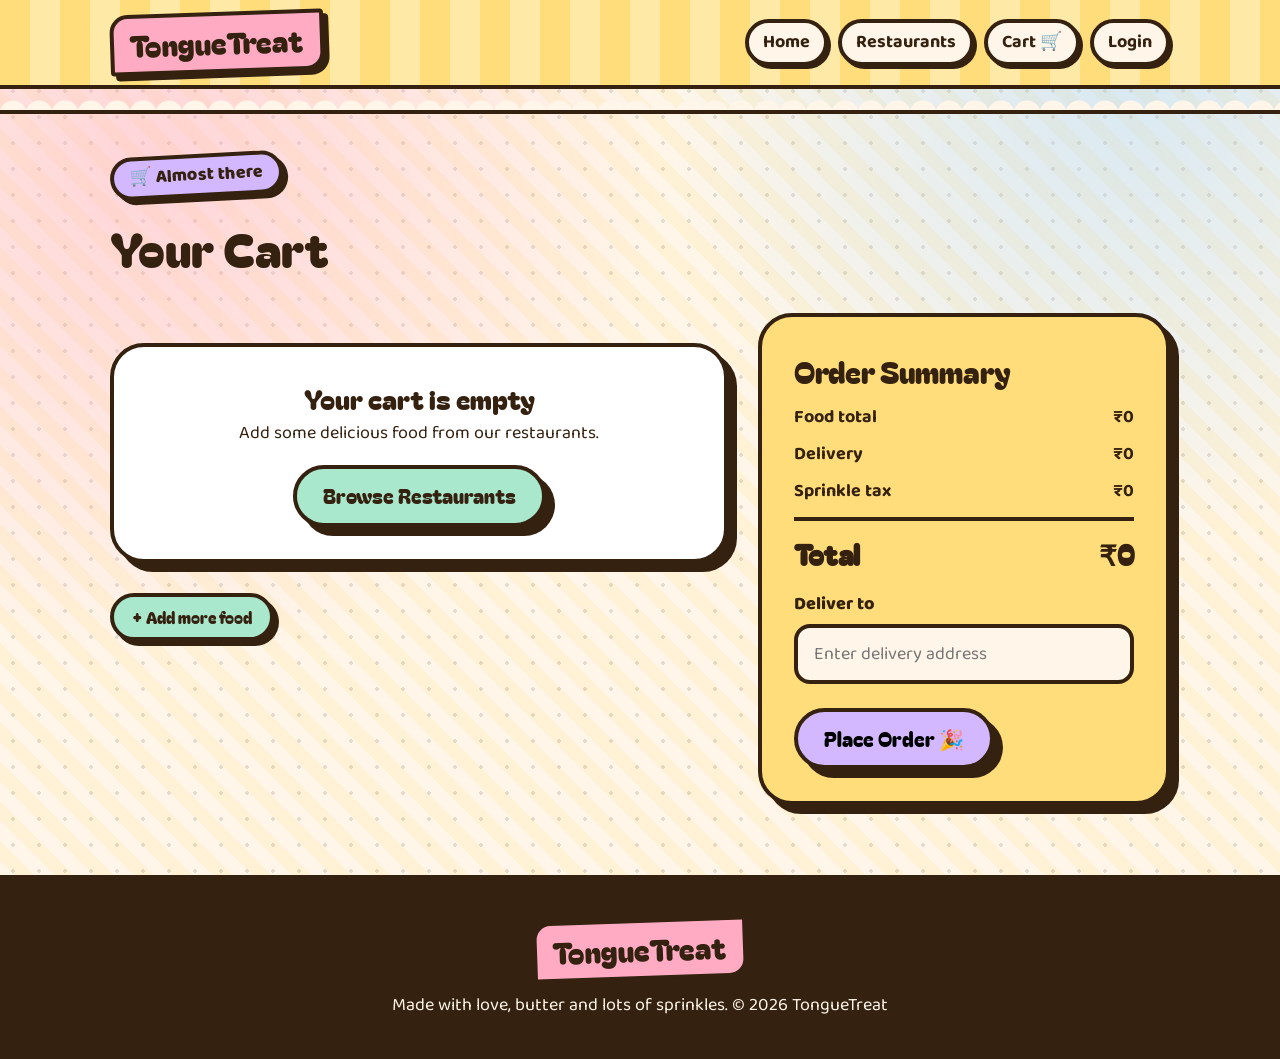
<file: cart.html>
<!DOCTYPE html>
<html lang="en">
<head>
  <meta charset="UTF-8" />
  <meta name="viewport" content="width=device-width, initial-scale=1.0" />
  <title>Your Cart — TongueTreat</title>
  <meta name="description" content="Review your TongueTreat cart." />
  <link rel="stylesheet" href="style.css" />
</head>
<body>

  <nav class="nav">
    <div class="nav-inner">
      <a href="index.html" class="logo">TongueTreat</a>
      <div class="nav-links">
        <a href="index.html">Home</a>
        <a href="dashboard.html">Restaurants</a>
        <a href="cart.html">Cart 🛒</a>
        <a href="login.html">Login</a>
      </div>
    </div>
  </nav>
  <div class="wave"></div>

  <main class="wrap" style="padding:40px 20px 70px;">
    <span class="sticker">🛒 Almost there</span>
    <h1 style="font-size:48px; margin:14px 0 30px;">Your Cart</h1>

    <div class="cart-layout">
      <div>
        <div id="cartItems"></div>

        <div id="emptyCart" class="panel empty-box" style="display:none;">
          <h2>Your cart is empty</h2>
          <p>Add some delicious food from our restaurants.</p>
          <a href="dashboard.html" class="btn mint" style="margin-top:18px;">Browse Restaurants</a>
        </div>

        <a href="dashboard.html" class="btn small mint">+ Add more food</a>
      </div>

      <div class="panel" style="background: var(--lemon);">
        <h2 style="font-size:30px;">Order Summary</h2>
        <div class="summary-row"><span>Food total</span><span id="subtotal">₹0</span></div>
        <div class="summary-row"><span>Delivery</span><span id="deliveryCharge">₹49</span></div>
        <div class="summary-row"><span>Sprinkle tax</span><span id="tax">₹20</span></div>
        <div class="summary-row total"><span>Total</span><span id="total">₹0</span></div>

        <label for="address">Deliver to</label>
        <input id="address" type="text" placeholder="Enter delivery address" value="" />

        <div style="margin-top:24px;">
          <button id="placeOrderBtn" class="btn lilac" onclick="placeOrder()">Place Order 🎉</button>
        </div>
      </div>
    </div>
  </main>

  <footer>
    <div class="wrap">
      <div class="logo">TongueTreat</div>
      <p>Made with love, butter and lots of sprinkles. © 2026 TongueTreat</p>
    </div>
  </footer>

  <script src="script.js"></script>
</body>
</html>
</file>
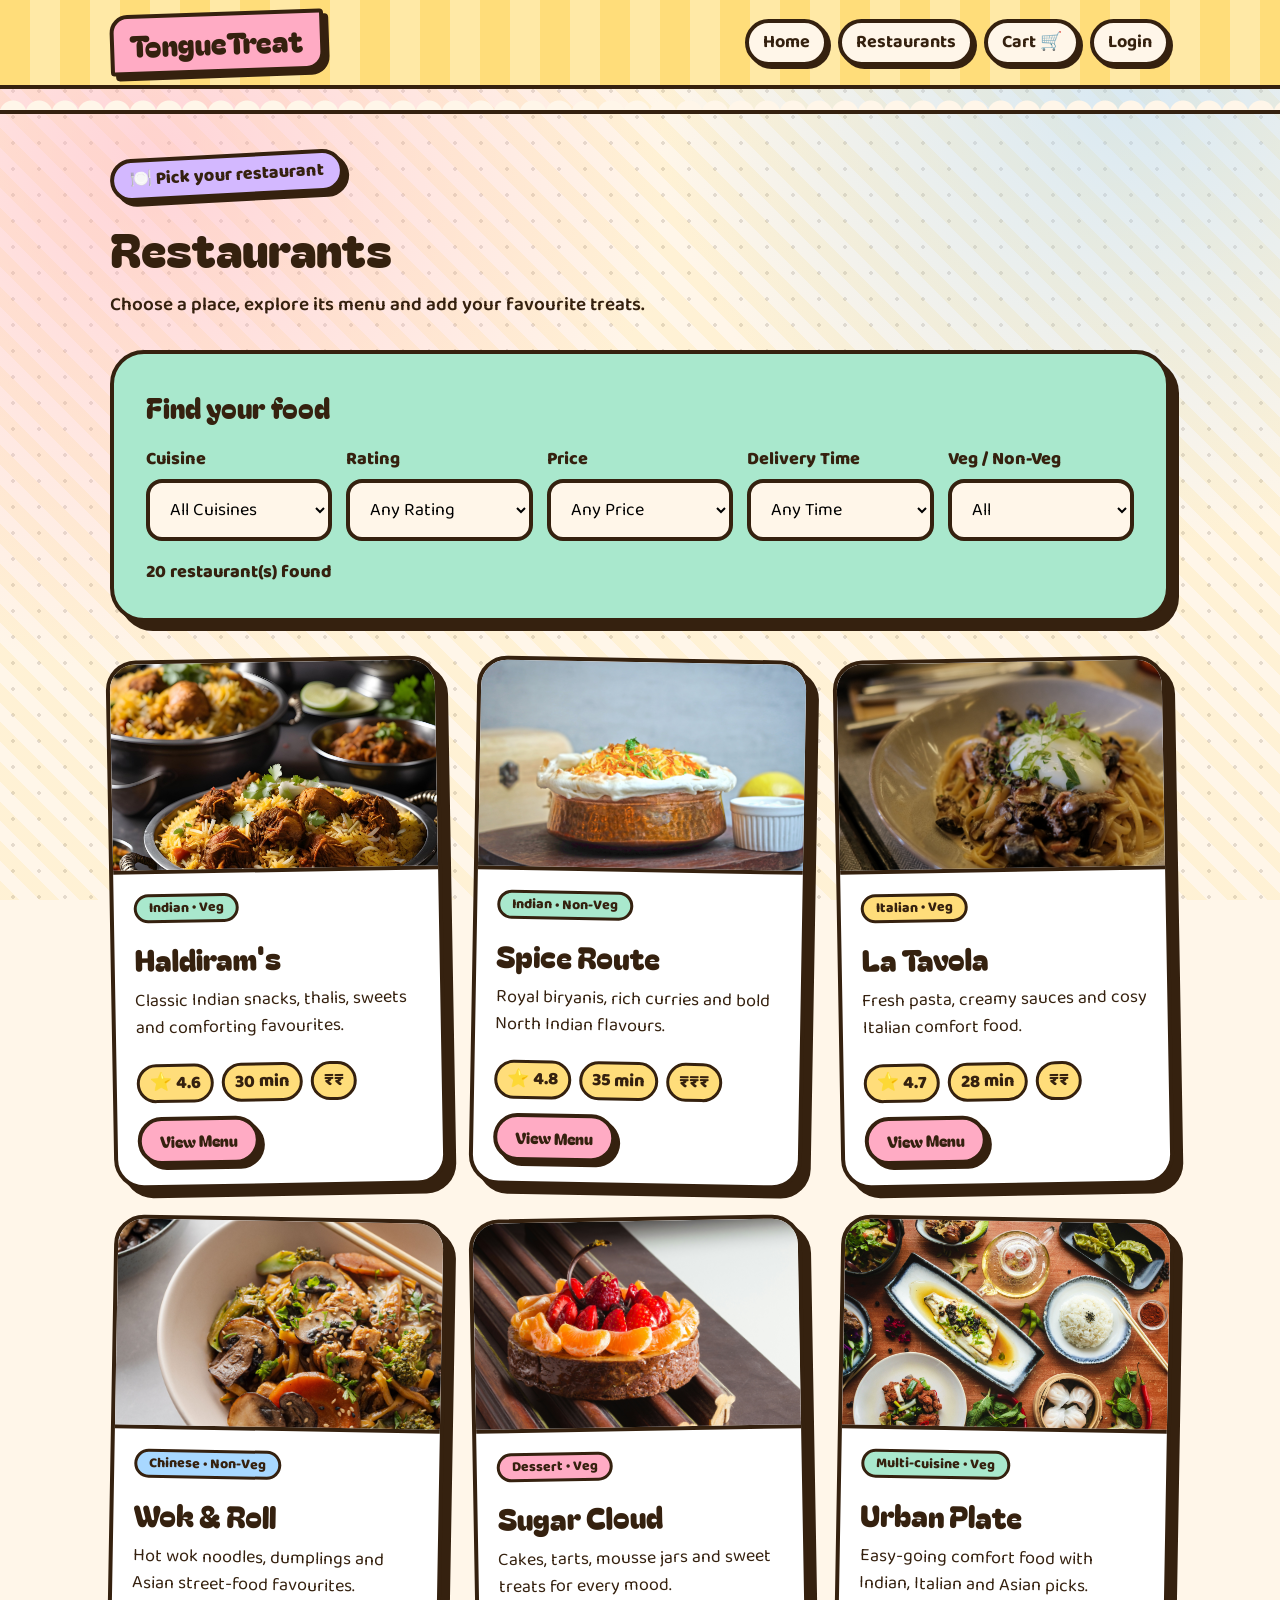
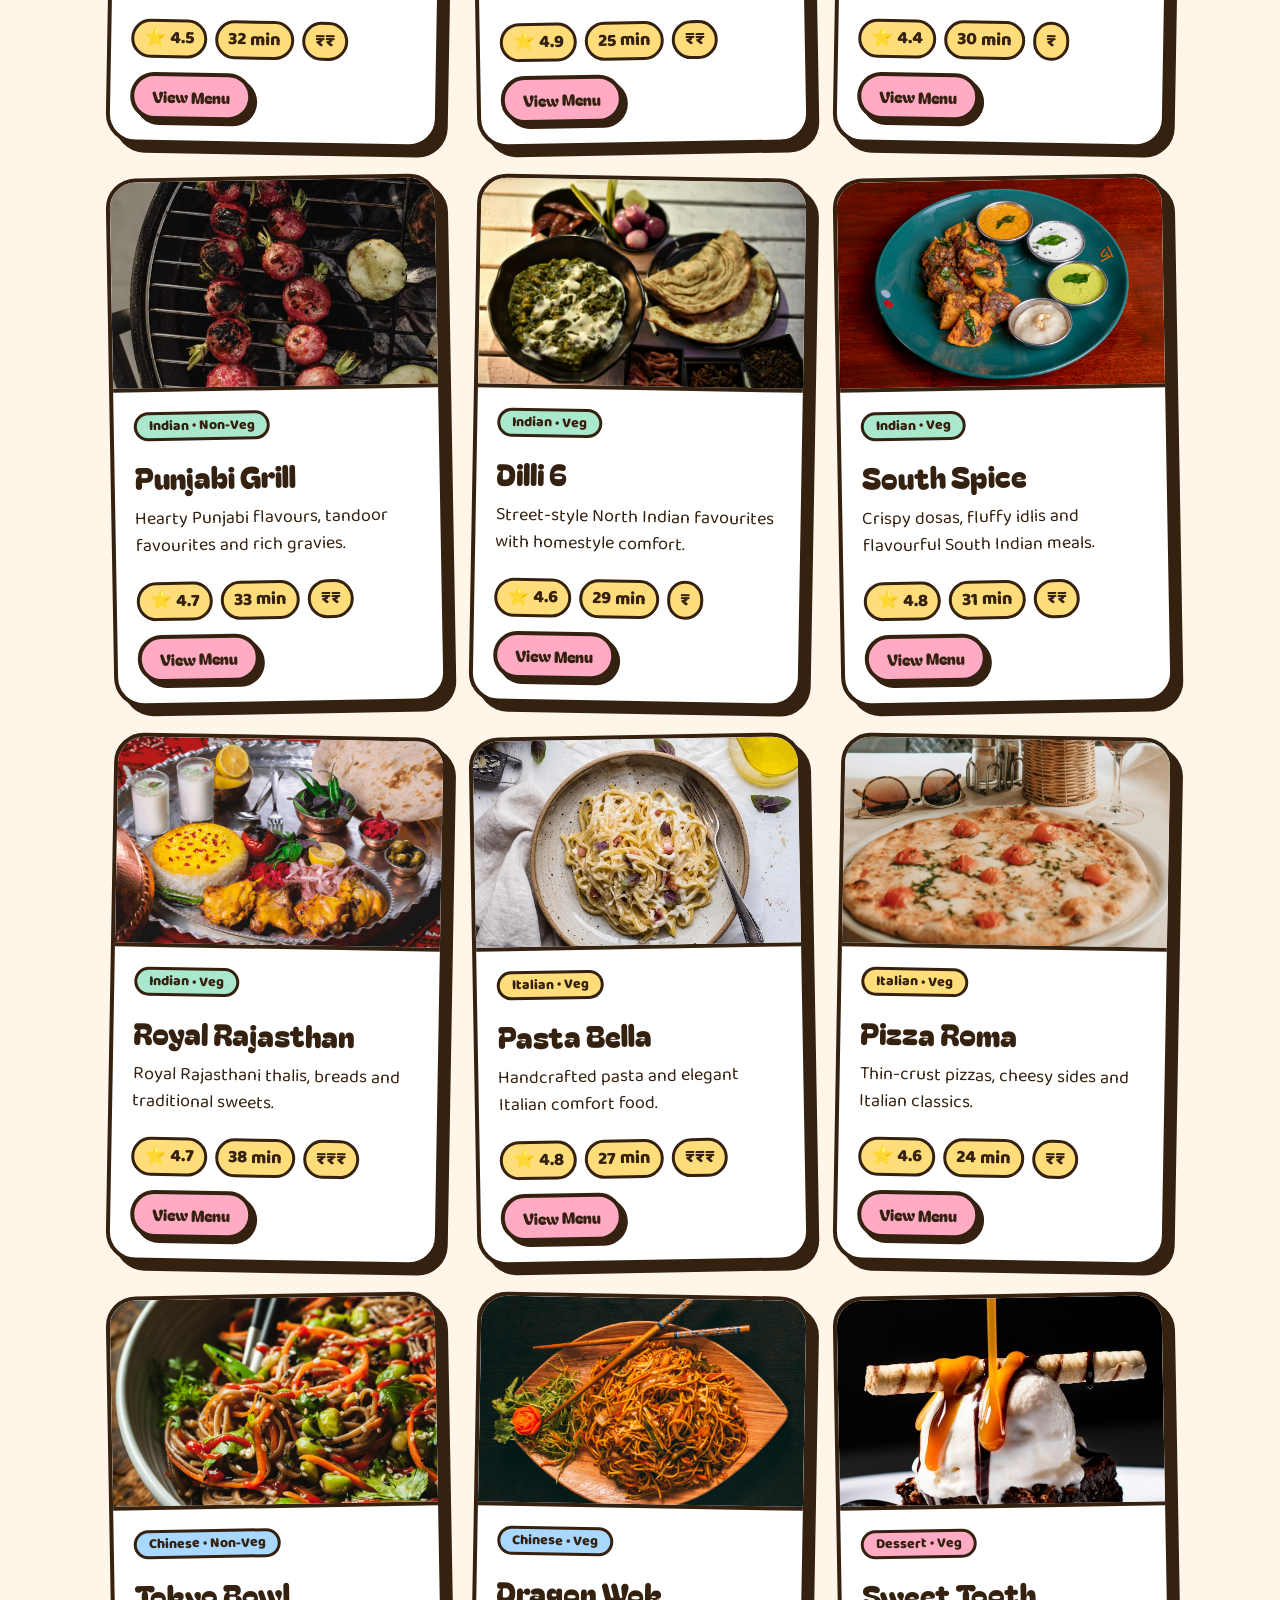
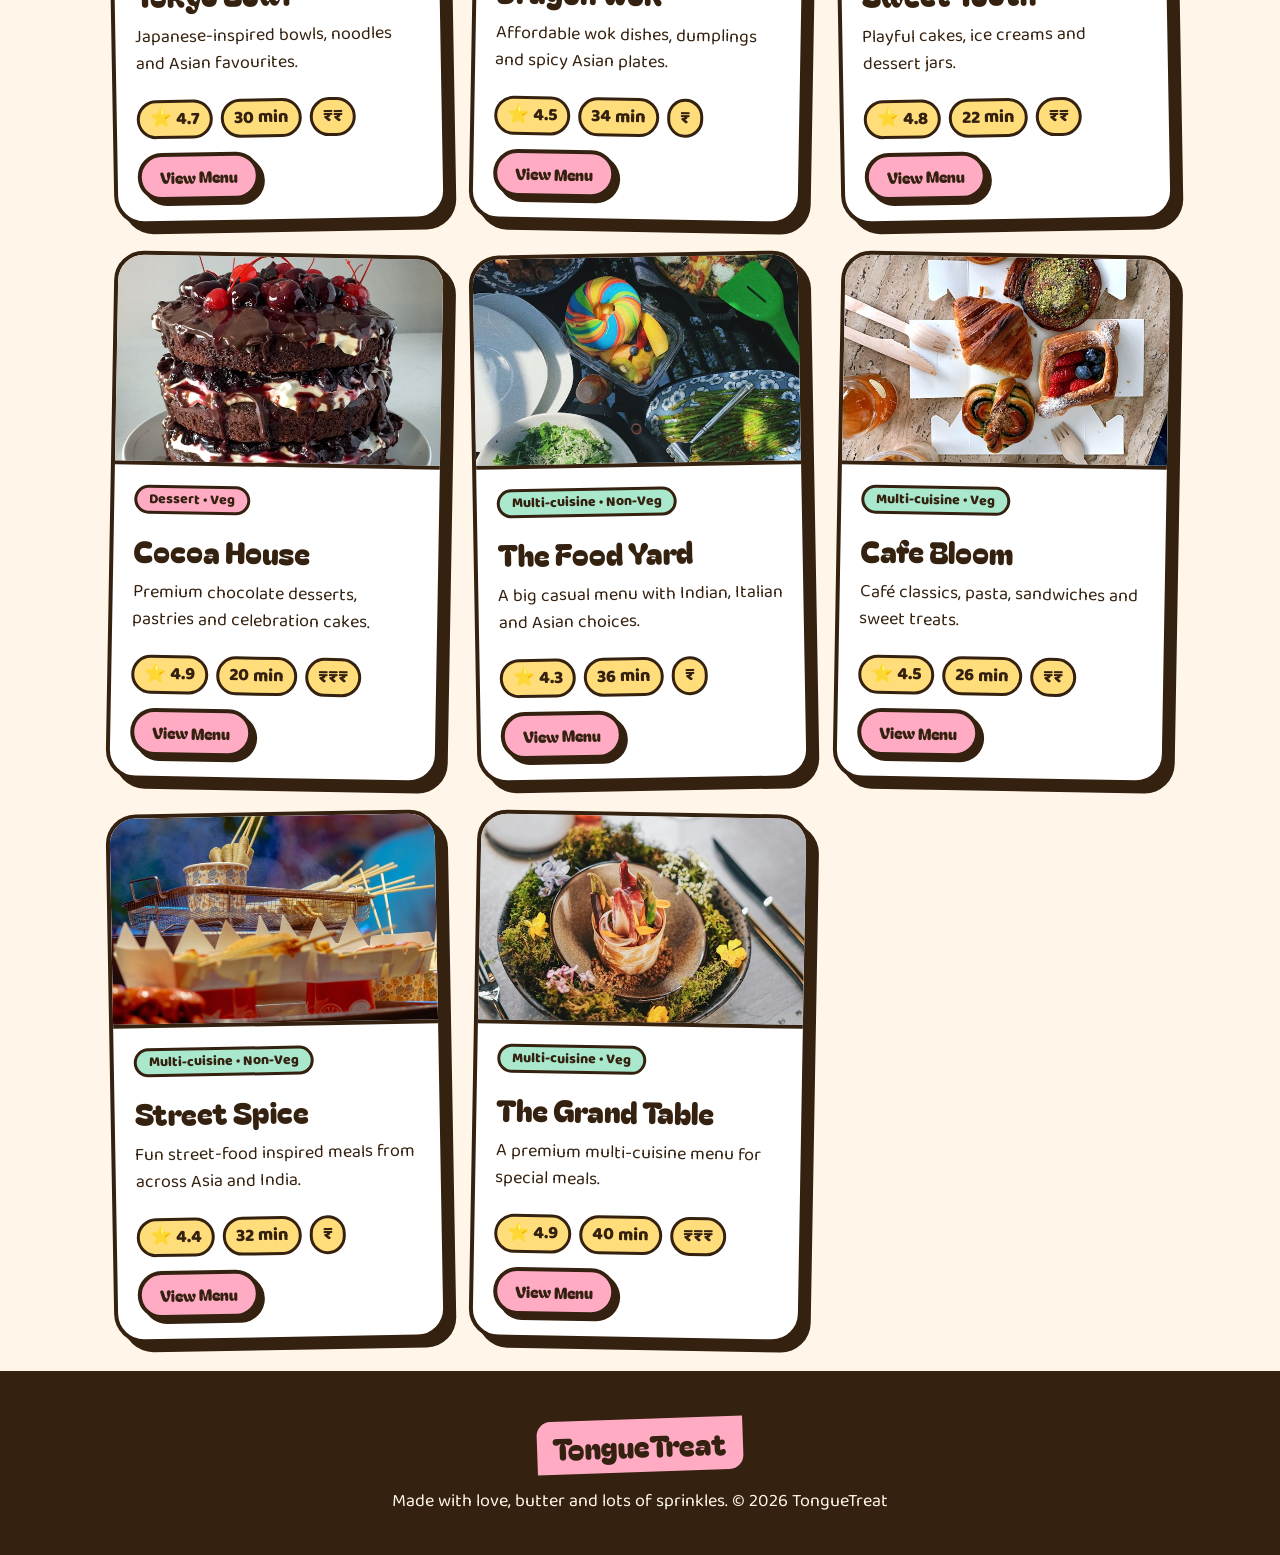
<file: dashboard.html>
<!DOCTYPE html>
<html lang="en">
<head>
  <meta charset="UTF-8" />
  <meta name="viewport" content="width=device-width, initial-scale=1.0" />
  <title>Restaurants — TongueTreat</title>
  <meta name="description" content="Browse TongueTreat restaurants and choose your favourite food." />
  <link rel="stylesheet" href="style.css" />
</head>
<body>

  <nav class="nav">
    <div class="nav-inner">
      <a href="index.html" class="logo">TongueTreat</a>
      <div class="nav-links">
        <a href="index.html">Home</a>
        <a href="dashboard.html">Restaurants</a>
        <a href="cart.html">Cart 🛒</a>
        <a href="login.html">Login</a>
      </div>
    </div>
  </nav>

  <div class="wave"></div>

  <main class="wrap" style="padding-top:40px;">

    <span class="sticker">🍽️ Pick your restaurant</span>

    <h1 style="font-size:48px; margin:14px 0 8px;">Restaurants</h1>

    <p class="section-sub">
      Choose a place, explore its menu and add your favourite treats.
    </p>


    <div class="filter-box panel">

      <h2 style="font-size:28px;">Find your food</h2>

      <div class="filter-grid">

        <div>
          <label for="cuisineFilter">Cuisine</label>
          <select id="cuisineFilter">
            <option value="all">All Cuisines</option>
            <option value="Indian">Indian</option>
            <option value="Italian">Italian</option>
            <option value="Chinese">Chinese / Asian</option>
            <option value="Dessert">Dessert</option>
            <option value="Multi-cuisine">Multi-cuisine</option>
          </select>
        </div>


        <div>
          <label for="ratingFilter">Rating</label>
          <select id="ratingFilter">
            <option value="all">Any Rating</option>
            <option value="4.5">4.5★ and above</option>
            <option value="4.0">4.0★ and above</option>
          </select>
        </div>


        <div>
          <label for="priceFilter">Price</label>
          <select id="priceFilter">
            <option value="all">Any Price</option>
            <option value="1">Budget ₹</option>
            <option value="2">Medium ₹₹</option>
            <option value="3">Premium ₹₹₹</option>
          </select>
        </div>


        <div>
          <label for="timeFilter">Delivery Time</label>
          <select id="timeFilter">
            <option value="all">Any Time</option>
            <option value="30">30 min or less</option>
            <option value="40">40 min or less</option>
          </select>
        </div>


        <div>
          <label for="vegFilter">Veg / Non-Veg</label>
          <select id="vegFilter">
            <option value="all">All</option>
            <option value="veg">Veg</option>
            <option value="nonveg">Non-Veg</option>
          </select>
        </div>

      </div>

      <p id="restaurantCount" class="filter-count"></p>

    </div>


    <div class="restaurant-grid" id="restaurantGrid">


      <!-- 1. HALDIRAM'S -->

      <div class="restaurant-card"
           data-cuisine="Indian"
           data-rating="4.6"
           data-price="2"
           data-time="30"
           data-type="veg">

        <img src="images/restaurants/haldirams.jpg" alt="Haldiram's food">

        <div class="restaurant-body">
          <span class="pill ">Indian • Veg</span>

          <h2>Haldiram's</h2>

          <p>
            Classic Indian snacks, thalis, sweets and comforting favourites.
          </p>

          <div class="restaurant-meta">
            <span>⭐ 4.6</span>
            <span>30 min</span>
            <span>₹₹</span>
          </div>

          <a href="menu.html?restaurant=haldirams" class="btn small">
            View Menu
          </a>
        </div>

      </div>


      <!-- 2. SPICE ROUTE -->

      <div class="restaurant-card"
           data-cuisine="Indian"
           data-rating="4.8"
           data-price="3"
           data-time="35"
           data-type="nonveg">

        <img src="images/restaurants/spice-route.jpg" alt="Spice Route food">

        <div class="restaurant-body">
          <span class="pill ">Indian • Non-Veg</span>

          <h2>Spice Route</h2>

          <p>
            Royal biryanis, rich curries and bold North Indian flavours.
          </p>

          <div class="restaurant-meta">
            <span>⭐ 4.8</span>
            <span>35 min</span>
            <span>₹₹₹</span>
          </div>

          <a href="menu.html?restaurant=spiceroute" class="btn small">
            View Menu
          </a>
        </div>

      </div>


      <!-- 3. LA TAVOLA -->

      <div class="restaurant-card"
           data-cuisine="Italian"
           data-rating="4.7"
           data-price="2"
           data-time="28"
           data-type="veg">

        <img src="images/restaurants/la-tavola.jpg" alt="La Tavola food">

        <div class="restaurant-body">
          <span class="pill pasta">Italian • Veg</span>

          <h2>La Tavola</h2>

          <p>
            Fresh pasta, creamy sauces and cosy Italian comfort food.
          </p>

          <div class="restaurant-meta">
            <span>⭐ 4.7</span>
            <span>28 min</span>
            <span>₹₹</span>
          </div>

          <a href="menu.html?restaurant=latavola" class="btn small">
            View Menu
          </a>
        </div>

      </div>


      <!-- 4. WOK & ROLL -->

      <div class="restaurant-card"
           data-cuisine="Chinese"
           data-rating="4.5"
           data-price="2"
           data-time="32"
           data-type="nonveg">

        <img src="images/restaurants/wok-and-roll.jpg" alt="Wok & Roll food">

        <div class="restaurant-body">
          <span class="pill sky-pill">Chinese • Non-Veg</span>

          <h2>Wok & Roll</h2>

          <p>
            Hot wok noodles, dumplings and Asian street-food favourites.
          </p>

          <div class="restaurant-meta">
            <span>⭐ 4.5</span>
            <span>32 min</span>
            <span>₹₹</span>
          </div>

          <a href="menu.html?restaurant=wokandroll" class="btn small">
            View Menu
          </a>
        </div>

      </div>


      <!-- 5. SUGAR CLOUD -->

      <div class="restaurant-card"
           data-cuisine="Dessert"
           data-rating="4.9"
           data-price="2"
           data-time="25"
           data-type="veg">

        <img src="images/restaurants/sugar-cloud.jpg" alt="Sugar Cloud food">

        <div class="restaurant-body">
          <span class="pill sweet">Dessert • Veg</span>

          <h2>Sugar Cloud</h2>

          <p>
            Cakes, tarts, mousse jars and sweet treats for every mood.
          </p>

          <div class="restaurant-meta">
            <span>⭐ 4.9</span>
            <span>25 min</span>
            <span>₹₹</span>
          </div>

          <a href="menu.html?restaurant=sugarcloud" class="btn small">
            View Menu
          </a>
        </div>

      </div>


      <!-- 6. URBAN PLATE -->

      <div class="restaurant-card"
           data-cuisine="Multi-cuisine"
           data-rating="4.4"
           data-price="1"
           data-time="30"
           data-type="veg">

        <img src="images/restaurants/urban-plate.jpg" alt="Urban Plate food">

        <div class="restaurant-body">
          <span class="pill ">Multi-cuisine • Veg</span>

          <h2>Urban Plate</h2>

          <p>
            Easy-going comfort food with Indian, Italian and Asian picks.
          </p>

          <div class="restaurant-meta">
            <span>⭐ 4.4</span>
            <span>30 min</span>
            <span>₹</span>
          </div>

          <a href="menu.html?restaurant=urbanplate" class="btn small">
            View Menu
          </a>
        </div>

      </div>


      <!-- 7. PUNJABI GRILL -->

      <div class="restaurant-card"
           data-cuisine="Indian"
           data-rating="4.7"
           data-price="2"
           data-time="33"
           data-type="nonveg">

        <img src="images/restaurants/punjabi-grill.png" alt="Punjabi Grill food">

        <div class="restaurant-body">
          <span class="pill ">Indian • Non-Veg</span>

          <h2>Punjabi Grill</h2>

          <p>
            Hearty Punjabi flavours, tandoor favourites and rich gravies.
          </p>

          <div class="restaurant-meta">
            <span>⭐ 4.7</span>
            <span>33 min</span>
            <span>₹₹</span>
          </div>

          <a href="menu.html?restaurant=punjabigrill" class="btn small">
            View Menu
          </a>
        </div>

      </div>


      <!-- 8. DILLI 6 -->

      <div class="restaurant-card"
           data-cuisine="Indian"
           data-rating="4.6"
           data-price="1"
           data-time="29"
           data-type="veg">

        <img src="images/restaurants/dilli-6.jpg" alt="Dilli 6 food">

        <div class="restaurant-body">
          <span class="pill ">Indian • Veg</span>

          <h2>Dilli 6</h2>

          <p>
            Street-style North Indian favourites with homestyle comfort.
          </p>

          <div class="restaurant-meta">
            <span>⭐ 4.6</span>
            <span>29 min</span>
            <span>₹</span>
          </div>

          <a href="menu.html?restaurant=dilli6" class="btn small">
            View Menu
          </a>
        </div>

      </div>


      <!-- 9. SOUTH SPICE -->

      <div class="restaurant-card"
           data-cuisine="Indian"
           data-rating="4.8"
           data-price="2"
           data-time="31"
           data-type="veg">

        <img src="images/restaurants/south-spice.jpg" alt="South Spice food">

        <div class="restaurant-body">
          <span class="pill ">Indian • Veg</span>

          <h2>South Spice</h2>

          <p>
            Crispy dosas, fluffy idlis and flavourful South Indian meals.
          </p>

          <div class="restaurant-meta">
            <span>⭐ 4.8</span>
            <span>31 min</span>
            <span>₹₹</span>
          </div>

          <a href="menu.html?restaurant=southspice" class="btn small">
            View Menu
          </a>
        </div>

      </div>


      <!-- 10. ROYAL RAJASTHAN -->

      <div class="restaurant-card"
           data-cuisine="Indian"
           data-rating="4.7"
           data-price="3"
           data-time="38"
           data-type="veg">

        <img src="images/restaurants/royal-rajasthan.jpg" alt="Royal Rajasthan food">

        <div class="restaurant-body">
          <span class="pill ">Indian • Veg</span>

          <h2>Royal Rajasthan</h2>

          <p>
            Royal Rajasthani thalis, breads and traditional sweets.
          </p>

          <div class="restaurant-meta">
            <span>⭐ 4.7</span>
            <span>38 min</span>
            <span>₹₹₹</span>
          </div>

          <a href="menu.html?restaurant=royalrajasthan" class="btn small">
            View Menu
          </a>
        </div>

      </div>


      <!-- 11. PASTA BELLA -->

      <div class="restaurant-card"
           data-cuisine="Italian"
           data-rating="4.8"
           data-price="3"
           data-time="27"
           data-type="veg">

        <img src="images/restaurants/pasta-bella.jpg" alt="Pasta Bella food">

        <div class="restaurant-body">
          <span class="pill pasta">Italian • Veg</span>

          <h2>Pasta Bella</h2>

          <p>
            Handcrafted pasta and elegant Italian comfort food.
          </p>

          <div class="restaurant-meta">
            <span>⭐ 4.8</span>
            <span>27 min</span>
            <span>₹₹₹</span>
          </div>

          <a href="menu.html?restaurant=pastabella" class="btn small">
            View Menu
          </a>
        </div>

      </div>


      <!-- 12. PIZZA ROMA -->

      <div class="restaurant-card"
           data-cuisine="Italian"
           data-rating="4.6"
           data-price="2"
           data-time="24"
           data-type="veg">

        <img src="images/restaurants/pizza-roma.jpg" alt="Pizza Roma food">

        <div class="restaurant-body">
          <span class="pill pasta">Italian • Veg</span>

          <h2>Pizza Roma</h2>

          <p>
            Thin-crust pizzas, cheesy sides and Italian classics.
          </p>

          <div class="restaurant-meta">
            <span>⭐ 4.6</span>
            <span>24 min</span>
            <span>₹₹</span>
          </div>

          <a href="menu.html?restaurant=pizzaroma" class="btn small">
            View Menu
          </a>
        </div>

      </div>


      <!-- 13. TOKYO BOWL -->

      <div class="restaurant-card"
           data-cuisine="Chinese"
           data-rating="4.7"
           data-price="2"
           data-time="30"
           data-type="nonveg">

        <img src="images/restaurants/tokyo-bowl.jpg" alt="Tokyo Bowl food">

        <div class="restaurant-body">
          <span class="pill sky-pill">Chinese • Non-Veg</span>

          <h2>Tokyo Bowl</h2>

          <p>
            Japanese-inspired bowls, noodles and Asian favourites.
          </p>

          <div class="restaurant-meta">
            <span>⭐ 4.7</span>
            <span>30 min</span>
            <span>₹₹</span>
          </div>

          <a href="menu.html?restaurant=tokyobowl" class="btn small">
            View Menu
          </a>
        </div>

      </div>


      <!-- 14. DRAGON WOK -->

      <div class="restaurant-card"
           data-cuisine="Chinese"
           data-rating="4.5"
           data-price="1"
           data-time="34"
           data-type="veg">

        <img src="images/restaurants/dragon-wok.jpg" alt="Dragon Wok food">

        <div class="restaurant-body">
          <span class="pill sky-pill">Chinese • Veg</span>

          <h2>Dragon Wok</h2>

          <p>
            Affordable wok dishes, dumplings and spicy Asian plates.
          </p>

          <div class="restaurant-meta">
            <span>⭐ 4.5</span>
            <span>34 min</span>
            <span>₹</span>
          </div>

          <a href="menu.html?restaurant=dragonwok" class="btn small">
            View Menu
          </a>
        </div>

      </div>


      <!-- 15. SWEET TOOTH -->

      <div class="restaurant-card"
           data-cuisine="Dessert"
           data-rating="4.8"
           data-price="2"
           data-time="22"
           data-type="veg">

        <img src="images/restaurants/sweet-tooth.jpg" alt="Sweet Tooth food">

        <div class="restaurant-body">
          <span class="pill sweet">Dessert • Veg</span>

          <h2>Sweet Tooth</h2>

          <p>
            Playful cakes, ice creams and dessert jars.
          </p>

          <div class="restaurant-meta">
            <span>⭐ 4.8</span>
            <span>22 min</span>
            <span>₹₹</span>
          </div>

          <a href="menu.html?restaurant=sweettooth" class="btn small">
            View Menu
          </a>
        </div>

      </div>


      <!-- 16. COCOA HOUSE -->

      <div class="restaurant-card"
           data-cuisine="Dessert"
           data-rating="4.9"
           data-price="3"
           data-time="20"
           data-type="veg">

        <img src="images/restaurants/cocoa-house.jpg" alt="Cocoa House food">

        <div class="restaurant-body">
          <span class="pill sweet">Dessert • Veg</span>

          <h2>Cocoa House</h2>

          <p>
            Premium chocolate desserts, pastries and celebration cakes.
          </p>

          <div class="restaurant-meta">
            <span>⭐ 4.9</span>
            <span>20 min</span>
            <span>₹₹₹</span>
          </div>

          <a href="menu.html?restaurant=cocoahouse" class="btn small">
            View Menu
          </a>
        </div>

      </div>


      <!-- 17. THE FOOD YARD -->

      <div class="restaurant-card"
           data-cuisine="Multi-cuisine"
           data-rating="4.3"
           data-price="1"
           data-time="36"
           data-type="nonveg">

        <img src="images/restaurants/food-yard.jpg" alt="The Food Yard food">

        <div class="restaurant-body">
          <span class="pill ">Multi-cuisine • Non-Veg</span>

          <h2>The Food Yard</h2>

          <p>
            A big casual menu with Indian, Italian and Asian choices.
          </p>

          <div class="restaurant-meta">
            <span>⭐ 4.3</span>
            <span>36 min</span>
            <span>₹</span>
          </div>

          <a href="menu.html?restaurant=foodyard" class="btn small">
            View Menu
          </a>
        </div>

      </div>


      <!-- 18. CAFE BLOOM -->

      <div class="restaurant-card"
           data-cuisine="Multi-cuisine"
           data-rating="4.5"
           data-price="2"
           data-time="26"
           data-type="veg">

        <img src="images/restaurants/cafe-bloom.jpg" alt="Cafe Bloom food">

        <div class="restaurant-body">
          <span class="pill ">Multi-cuisine • Veg</span>

          <h2>Cafe Bloom</h2>

          <p>
            Café classics, pasta, sandwiches and sweet treats.
          </p>

          <div class="restaurant-meta">
            <span>⭐ 4.5</span>
            <span>26 min</span>
            <span>₹₹</span>
          </div>

          <a href="menu.html?restaurant=cafebloom" class="btn small">
            View Menu
          </a>
        </div>

      </div>


      <!-- 19. STREET SPICE -->

      <div class="restaurant-card"
           data-cuisine="Multi-cuisine"
           data-rating="4.4"
           data-price="1"
           data-time="32"
           data-type="nonveg">

        <img src="images/restaurants/street-spice.jpg" alt="Street Spice food">

        <div class="restaurant-body">
          <span class="pill ">Multi-cuisine • Non-Veg</span>

          <h2>Street Spice</h2>

          <p>
            Fun street-food inspired meals from across Asia and India.
          </p>

          <div class="restaurant-meta">
            <span>⭐ 4.4</span>
            <span>32 min</span>
            <span>₹</span>
          </div>

          <a href="menu.html?restaurant=streetspice" class="btn small">
            View Menu
          </a>
        </div>

      </div>


      <!-- 20. THE GRAND TABLE -->

      <div class="restaurant-card"
           data-cuisine="Multi-cuisine"
           data-rating="4.9"
           data-price="3"
           data-time="40"
           data-type="veg">

        <img src="images/restaurants/grand-table.jpg" alt="The Grand Table food">

        <div class="restaurant-body">
          <span class="pill ">Multi-cuisine • Veg</span>

          <h2>The Grand Table</h2>

          <p>
            A premium multi-cuisine menu for special meals.
          </p>

          <div class="restaurant-meta">
            <span>⭐ 4.9</span>
            <span>40 min</span>
            <span>₹₹₹</span>
          </div>

          <a href="menu.html?restaurant=grandtable" class="btn small">
            View Menu
          </a>
        </div>

      </div>


    </div>


    <div id="noRestaurants" class="panel empty-box" style="display:none;">
      <h2>No restaurants found</h2>
      <p>Try changing one of the filters.</p>
    </div>

  </main>


  <footer>
    <div class="wrap">
      <div class="logo">TongueTreat</div>
      <p>Made with love, butter and lots of sprinkles. © 2026 TongueTreat</p>
    </div>
  </footer>


  <script src="script.js"></script>

</body>
</html>
</file>
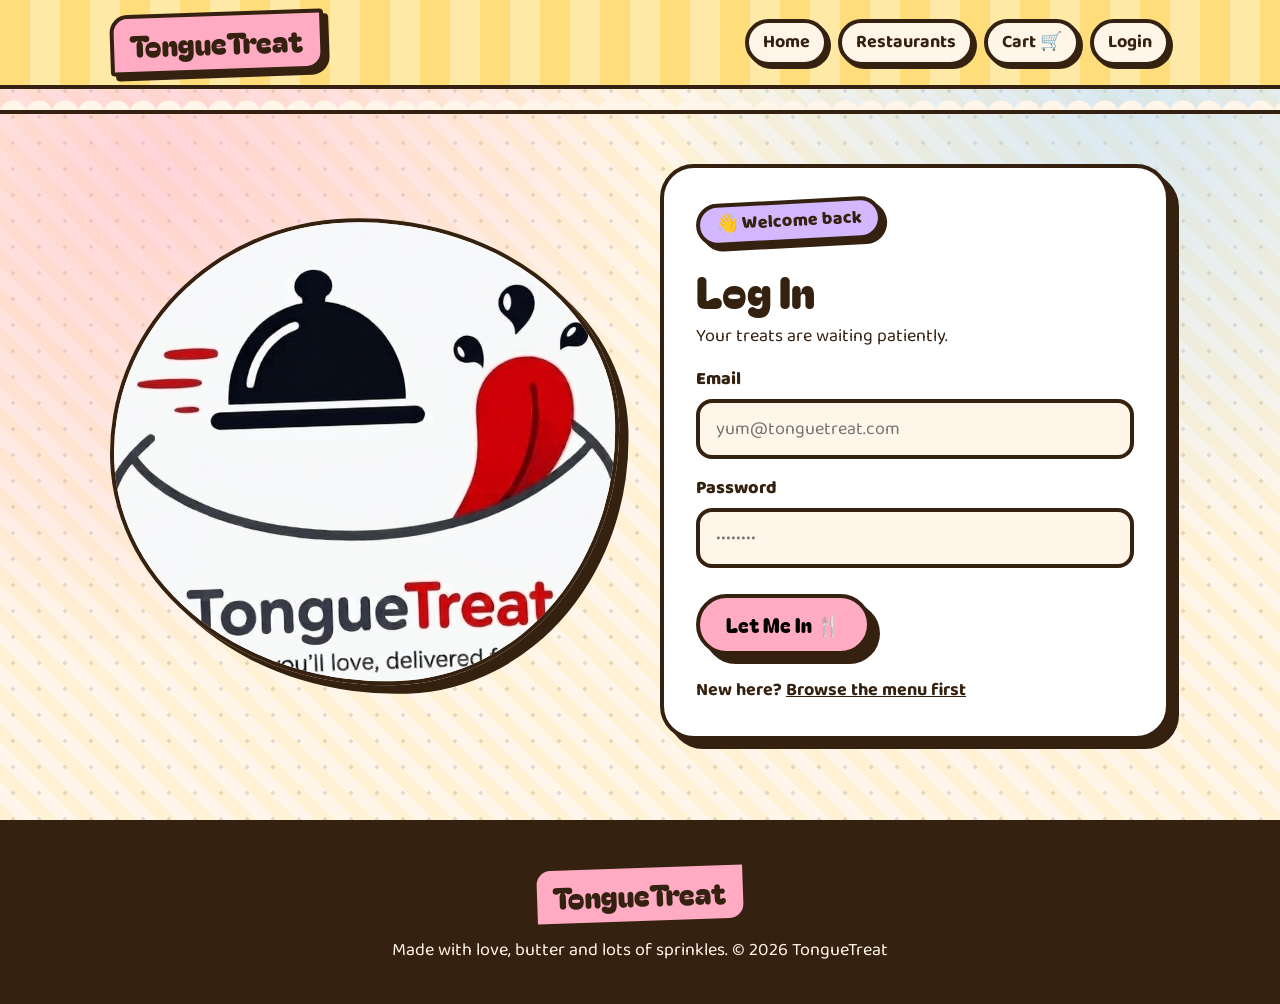
<file: login.html>
<!DOCTYPE html>
<html lang="en">
<head>
  <meta charset="UTF-8" />
  <meta name="viewport" content="width=device-width, initial-scale=1.0" />
  <title>Login — TongueTreat</title>
  <meta name="description" content="Log in to TongueTreat and get pasta, veg mains and desserts delivered hot." />
  <link rel="stylesheet" href="style.css" />
</head>
<body>

  <nav class="nav">
    <div class="nav-inner">
      <a href="index.html" class="logo">TongueTreat</a>
      <div class="nav-links">
        <a href="index.html">Home</a>
        <a href="dashboard.html">Restaurants</a>
        <a href="cart.html">Cart 🛒</a>
        <a href="login.html">Login</a>
      </div>
    </div>
  </nav>
  <div class="wave"></div>

  <main class="wrap login-split">
    <div class="login-art">
      <img src="logooo.jpg" alt="">
      <!-- <img src="https://images.unsplash.com/photo-1481931098730-318b6f776db0?auto=format&fit=crop&w=800&q=80" alt="Colourful plate of food on a table" /> -->
    </div>

    <div class="panel">
      <span class="sticker">👋 Welcome back</span>
      <h1 style="font-size:44px; margin-top:14px;">Log In</h1>
      <p>Your treats are waiting patiently.</p>

      <form onsubmit="fakeLogin(event)">
        <label for="email">Email</label>
        <input id="email" type="email" placeholder="yum@tonguetreat.com" required />

        <label for="password">Password</label>
        <input id="password" type="password" placeholder="••••••••" required />

        <div style="margin-top:26px;">
          <button class="btn" type="submit">Let Me In 🍴</button>
        </div>
      </form>

      <p style="margin-top:22px; font-weight:700;">
        New here? <a href="dashboard.html" style="text-decoration:underline;">Browse the menu first</a>
      </p>
    </div>
  </main>

  <footer>
    <div class="wrap">
      <div class="logo">TongueTreat</div>
      <p>Made with love, butter and lots of sprinkles. © 2026 TongueTreat</p>
    </div>
  </footer>

  <script src="script.js"></script>
</body>
</html>
</file>
<file: style.css>
/* ============================================
   TongueTreat — Chunky Pastel Maximalism v2
   Beginner-friendly single stylesheet
   ============================================ */

@import url("https://fonts.googleapis.com/css2?family=Bagel+Fat+One&family=Baloo+2:wght@500;700;800&family=Gloria+Hallelujah&display=swap");

:root {
  --cream: #fff6e9;
  --peach: #ffc9a8;
  --pink: #ffabc4;
  --mint: #a9e8cd;
  --sky: #a8d8ff;
  --lemon: #ffdd7a;
  --lilac: #d3b8ff;
  --ink: #35210f;
  --line: 4px solid var(--ink);
  --chunk: 9px 9px 0 var(--ink);
  --chunk-sm: 5px 5px 0 var(--ink);
}

* { box-sizing: border-box; margin: 0; padding: 0; }

body {
  font-family: "Baloo 2", system-ui, sans-serif;
  color: var(--ink);
  font-size: 18px;
  line-height: 1.5;
  background-color: var(--cream);
  /* layered texture: checkers + dots + soft glow */
  background-image:
    radial-gradient(circle at 12% 18%, rgba(255, 171, 196, 0.45), transparent 38%),
    radial-gradient(circle at 88% 8%, rgba(168, 216, 255, 0.45), transparent 34%),
    radial-gradient(rgba(53, 33, 15, 0.13) 2px, transparent 2px),
    repeating-linear-gradient(45deg, rgba(255, 221, 122, 0.18) 0 14px, transparent 14px 28px);
  background-size: 100% 100%, 100% 100%, 26px 26px, 100% 100%;
  background-attachment: fixed;
}

h1, h2, h3, .logo, .big, .price { font-family: "Bagel Fat One", cursive; font-weight: 400; }
.hand { font-family: "Gloria Hallelujah", cursive; }

a { color: inherit; text-decoration: none; }
img { display: block; width: 100%; }
.wrap { max-width: 1100px; margin: 0 auto; padding: 0 20px; }

/* ---------- Sticker helpers (the "unique" bits) ---------- */
.sticker {
  display: inline-block;
  border: var(--line);
  border-radius: 999px;
  padding: 4px 16px;
  font-weight: 800;
  background: var(--lilac);
  box-shadow: var(--chunk-sm);
  transform: rotate(-3deg);
}

.tag { /* alias kept for older markup */
  display: inline-block;
  background: var(--lilac);
  border: var(--line);
  border-radius: 999px;
  padding: 4px 16px;
  font-weight: 800;
  box-shadow: var(--chunk-sm);
  transform: rotate(-3deg);
}

/* wavy scallop divider */
.wave {
  height: 26px;
  background:
    radial-gradient(circle at 13px 26px, var(--cream) 13px, transparent 14px) repeat-x;
  background-size: 26px 26px;
  border-bottom: var(--line);
  margin-top: -1px;
}

/* ---------- Navbar ---------- */
.nav {
  position: sticky; top: 0; z-index: 50;
  background: repeating-linear-gradient(90deg, var(--lemon) 0 30px, #ffe9a6 30px 60px);
  border-bottom: var(--line);
}

.nav-inner {
  display: flex; align-items: center; justify-content: space-between;
  gap: 16px; padding: 12px 20px; max-width: 1100px; margin: 0 auto;
}

.logo {
  font-size: 30px;
  background: var(--pink);
  border: var(--line);
  border-radius: 18px 4px 18px 4px;
  padding: 4px 16px;
  box-shadow: var(--chunk-sm);
  transform: rotate(-2deg);
}
.logo:hover { transform: rotate(2deg) scale(1.04); }

.nav-links { display: flex; gap: 10px; flex-wrap: wrap; align-items: center; }

.nav-links a {
  font-weight: 700; padding: 6px 14px;
  border: var(--line); border-radius: 999px;
  background: var(--cream); box-shadow: 3px 3px 0 var(--ink);
}
.nav-links a:hover { background: var(--mint); transform: translate(-2px, -2px); box-shadow: 5px 5px 0 var(--ink); }

/* ---------- Buttons ---------- */
.btn {
  display: inline-block;
  font-family: "Bagel Fat One", cursive;
  font-size: 20px; padding: 12px 26px;
  border: var(--line); border-radius: 999px;
  background: var(--pink); box-shadow: var(--chunk);
  cursor: pointer;
  transition: transform 0.12s, box-shadow 0.12s, background 0.2s;
}
.btn:hover { transform: translate(-3px, -3px) rotate(-1deg); box-shadow: 12px 12px 0 var(--ink); }
.btn:active { transform: translate(4px, 4px); box-shadow: 2px 2px 0 var(--ink); }
.btn.mint { background: var(--mint); }
.btn.sky { background: var(--sky); }
.btn.lilac { background: var(--lilac); }
.btn.small { font-size: 16px; padding: 8px 18px; box-shadow: var(--chunk-sm); }

/* ---------- Hero ---------- */
.hero {
  display: grid; grid-template-columns: 1.1fr 1fr;
  gap: 40px; align-items: center; padding: 56px 20px 40px;
}

.hero h1 {
  font-size: clamp(44px, 7vw, 84px); line-height: 0.98;
  text-shadow: 6px 6px 0 var(--peach), 12px 12px 0 rgba(53, 33, 15, 0.16);
}
.hero h1 .wordy {
  display: inline-block;
  background: var(--mint);
  border: var(--line);
  border-radius: 40% 60% 45% 55%;
  padding: 0 18px;
  transform: rotate(-2deg);
}

.hero p { font-size: 21px; margin: 22px 0 28px; max-width: 480px; }

.hero-right { position: relative; }

.hero-art {
  border: var(--line); border-radius: 60% 40% 55% 45% / 50% 55% 45% 50%;
  overflow: hidden; box-shadow: var(--chunk); background: var(--sky);
  animation: float 6s ease-in-out infinite;
}
.hero-art img { height: 420px; object-fit: cover; }

@keyframes float {
  0%, 100% { transform: translateY(0) rotate(1.5deg); }
  50% { transform: translateY(-18px) rotate(-1.5deg); }
}

.blob {
  position: absolute; border-radius: 50%; border: var(--line);
  display: grid; place-items: center; text-align: center;
  font-family: "Bagel Fat One", cursive; font-size: 15px;
  box-shadow: var(--chunk-sm);
}
.blob.one { width: 112px; height: 112px; background: var(--lemon); right: -12px; top: 10px; animation: spinny 9s linear infinite; }
.blob.two { width: 96px; height: 96px; background: var(--pink); left: -16px; bottom: 24px; animation: pop 3s ease-in-out infinite; }

@keyframes spinny { from { transform: rotate(0); } to { transform: rotate(360deg); } }
@keyframes pop { 0%,100% { transform: scale(1) rotate(-6deg); } 50% { transform: scale(1.1) rotate(6deg); } }

/* ---------- Marquee strip ---------- */
.strip {
  background: var(--peach);
  border-top: var(--line); border-bottom: var(--line);
  overflow: hidden; padding: 10px 0;
}
.strip span {
  display: inline-block; white-space: nowrap;
  font-family: "Bagel Fat One", cursive; font-size: 24px;
  animation: slide 20s linear infinite;
}
@keyframes slide { from { transform: translateX(0); } to { transform: translateX(-50%); } }

/* ---------- Sections ---------- */
section { padding: 56px 0; }
.section-title { font-size: clamp(32px, 5vw, 52px); margin-bottom: 8px; }
.section-sub { font-size: 19px; margin-bottom: 30px; font-weight: 600; }

/* ---------- Food cards (ticket style with notches) ---------- */
.grid { display: grid; grid-template-columns: repeat(auto-fit, minmax(240px, 1fr)); gap: 30px; }

.card {
  position: relative;
  background: #fff;
  border: var(--line);
  border-radius: 30px 30px 34px 34px;
  overflow: hidden;
  box-shadow: var(--chunk);
  transition: transform 0.18s;
}
.card:nth-child(odd) { transform: rotate(-1.4deg); }
.card:nth-child(even) { transform: rotate(1.4deg); }
.card:hover { transform: rotate(0deg) translateY(-10px) scale(1.02); }

.card img { height: 190px; object-fit: cover; border-bottom: var(--line); }

/* little punched notches like a food coupon */
.card::before, .card::after {
  content: "";
  position: absolute; top: 178px;
  width: 24px; height: 24px;
  background: var(--cream);
  border: var(--line); border-radius: 50%;
}
.card::before { left: -14px; }
.card::after { right: -14px; }

.card-body { padding: 20px 18px; }
.card h3 { font-size: 24px; }

.pill {
  display: inline-block; font-size: 14px; font-weight: 800;
  border: 3px solid var(--ink); border-radius: 999px;
  padding: 1px 12px; background: var(--mint); margin-bottom: 8px;
}
.pill.sweet { background: var(--pink); }
.pill.pasta { background: var(--lemon); }

.price-row { display: flex; align-items: center; justify-content: space-between; margin-top: 14px; }
.price { font-size: 24px; }

/* ---------- Feature boxes ---------- */
.features { display: grid; grid-template-columns: repeat(auto-fit, minmax(220px, 1fr)); gap: 24px; }
.feature {
  border: var(--line); border-radius: 30px 8px 30px 8px;
  padding: 24px; box-shadow: var(--chunk-sm); background: var(--sky);
}
.feature:nth-child(2) { background: var(--pink); border-radius: 8px 30px 8px 30px; }
.feature:nth-child(3) { background: var(--lemon); }
.feature:nth-child(4) { background: var(--mint); border-radius: 8px 30px 8px 30px; }
.feature:hover { transform: translateY(-6px) rotate(-1deg); }
.feature .emoji { font-size: 46px; }
.feature h3 { font-size: 22px; margin: 6px 0; }

/* ---------- Steps timeline ---------- */
.steps { display: grid; grid-template-columns: repeat(auto-fit, minmax(200px, 1fr)); gap: 24px; }
.step {
  background: #fff; border: var(--line); border-radius: 26px;
  padding: 22px; box-shadow: var(--chunk-sm); position: relative;
}
.step .num {
  position: absolute; top: -20px; left: 18px;
  width: 44px; height: 44px; display: grid; place-items: center;
  background: var(--lemon); border: var(--line); border-radius: 50%;
  font-family: "Bagel Fat One", cursive;
}
.step h3 { margin-top: 18px; font-size: 21px; }

/* ---------- Review cards ---------- */
.reviews { display: grid; grid-template-columns: repeat(auto-fit, minmax(250px, 1fr)); gap: 26px; }
.review {
  background: var(--cream); border: var(--line); border-radius: 26px;
  padding: 22px; box-shadow: var(--chunk-sm); transform: rotate(-1deg);
}
.review:nth-child(even) { transform: rotate(1.5deg); background: #fff; }
.review .stars { font-size: 20px; }

/* ---------- Panels / forms ---------- */
.panel {
  background: #fff; border: var(--line); border-radius: 34px;
  box-shadow: var(--chunk); padding: 32px;
}

label { display: block; font-weight: 800; margin: 16px 0 6px; }

input, select {
  width: 100%; font-family: inherit; font-size: 18px;
  padding: 12px 16px; border: var(--line); border-radius: 16px;
  background: var(--cream);
}
input:focus, select:focus { outline: none; background: var(--lemon); }

/* ---------- Login split ---------- */
.login-split { display: grid; grid-template-columns: 1fr 1fr; gap: 40px; align-items: center; padding: 50px 20px 80px; }
.login-art {
  border: var(--line); border-radius: 48% 52% 45% 55% / 50% 45% 55% 50%;
  overflow: hidden; box-shadow: var(--chunk); transform: rotate(-2deg);
}
.login-art img { height: 460px; object-fit: cover; }

/* ---------- Dashboard ---------- */
.dash-top { display: grid; grid-template-columns: repeat(auto-fit, minmax(200px, 1fr)); gap: 20px; margin-bottom: 40px; }
.stat { border: var(--line); border-radius: 28px 10px 28px 10px; padding: 20px; box-shadow: var(--chunk-sm); background: var(--lilac); }
.stat:nth-child(2) { background: var(--mint); }
.stat:nth-child(3) { background: var(--peach); }
.stat:nth-child(4) { background: var(--sky); }
.stat .big { font-size: 40px; }

.filters { display: flex; gap: 10px; flex-wrap: wrap; margin-bottom: 26px; }

/* progress bar for live order */
.track { border: var(--line); border-radius: 999px; background: #fff; height: 26px; overflow: hidden; margin-top: 14px; }
.track div {
  height: 100%; width: 68%;
  background: repeating-linear-gradient(45deg, var(--pink) 0 12px, var(--lemon) 12px 24px);
  animation: grow 3s ease-in-out infinite alternate;
}
@keyframes grow { from { width: 55%; } to { width: 82%; } }

/* ---------- Cart ---------- */
.cart-layout { display: grid; grid-template-columns: 1.5fr 1fr; gap: 30px; align-items: start; }

.cart-item {
  display: grid; grid-template-columns: 110px 1fr auto; gap: 16px; align-items: center;
  border: var(--line); border-radius: 26px; background: #fff;
  padding: 12px; margin-bottom: 18px; box-shadow: var(--chunk-sm);
}
.cart-item:hover { transform: translateX(4px); }
.cart-item img { width: 110px; height: 90px; object-fit: cover; border: 3px solid var(--ink); border-radius: 18px; }

.qty { display: flex; align-items: center; gap: 10px; justify-content: flex-end; }
.qty button {
  font-family: "Bagel Fat One", cursive; font-size: 18px;
  width: 36px; height: 36px; border: var(--line); border-radius: 50%;
  background: var(--lemon); cursor: pointer;
}
.qty button:hover { background: var(--pink); }

.summary-row { display: flex; justify-content: space-between; margin: 10px 0; font-weight: 700; }
.total { font-family: "Bagel Fat One", cursive; font-size: 28px; border-top: var(--line); padding-top: 12px; margin-top: 12px; }

/* ---------- Footer ---------- */
footer {
  background: var(--ink); color: var(--cream);
  border-top: var(--line); padding: 40px 0; text-align: center;
}
footer .logo { color: var(--ink); display: inline-block; margin-bottom: 12px; }

/* ---------- Responsive ---------- */
@media (max-width: 860px) {
  .hero, .login-split, .cart-layout { grid-template-columns: 1fr; }
  .hero-art img, .login-art img { height: 300px; }
  .nav-inner { flex-direction: column; }
  .card::before, .card::after { display: none; }
}

/* ---------- Day 02 Restaurant Listing ---------- */
.filter-box {
  margin-bottom: 36px;
  background: var(--mint);
}

.filter-grid {
  display: grid;
  grid-template-columns: repeat(5, 1fr);
  gap: 14px;
  margin-top: 10px;
}

.filter-grid label {
  margin-top: 8px;
}

.filter-count {
  margin-top: 18px;
  font-weight: 800;
}

.restaurant-grid {
  display: grid;
  grid-template-columns: repeat(auto-fit, minmax(280px, 1fr));
  gap: 30px;
  padding-bottom: 30px;
}

.restaurant-card {
  background: #fff;
  border: var(--line);
  border-radius: 30px;
  overflow: hidden;
  box-shadow: var(--chunk);
  transition: transform 0.18s;
}

.restaurant-card:nth-child(odd) {
  transform: rotate(-1deg);
}

.restaurant-card:nth-child(even) {
  transform: rotate(1deg);
}

.restaurant-card:hover {
  transform: translateY(-8px) rotate(0);
}

.restaurant-card img {
  height: 210px;
  object-fit: cover;
  border-bottom: var(--line);
}

.restaurant-body {
  padding: 20px;
}

.restaurant-body h2 {
  font-size: 30px;
  margin: 6px 0;
}

.restaurant-body p {
  min-height: 62px;
}

.restaurant-meta {
  display: flex;
  flex-wrap: wrap;
  gap: 8px;
  margin: 14px 0;
  font-weight: 800;
}

.restaurant-meta span,
.menu-info-row span {
  background: var(--lemon);
  border: 3px solid var(--ink);
  border-radius: 999px;
  padding: 3px 10px;
}

.sky-pill {
  background: var(--sky);
}

.empty-box {
  text-align: center;
  margin: 30px 0;
}

/* ---------- Day 02 Restaurant Menu ---------- */
.restaurant-hero {
  display: grid;
  grid-template-columns: 1fr 1fr;
  gap: 36px;
  align-items: center;
  padding: 40px 0 55px;
}

.restaurant-hero-image {
  border: var(--line);
  border-radius: 38px;
  overflow: hidden;
  box-shadow: var(--chunk);
  background: var(--sky);
  transform: rotate(-1deg);
}

.restaurant-hero-image img {
  height: 330px;
  object-fit: cover;
}

.menu-info-row {
  display: flex;
  flex-wrap: wrap;
  gap: 10px;
}

.menu-categories {
  margin-bottom: 30px;
}

.toast {
  position: fixed;
  bottom: 24px;
  left: 50%;
  transform: translateX(-50%);
  background: var(--pink);
  border: var(--line);
  border-radius: 999px;
  padding: 12px 26px;
  font-family: "Bagel Fat One", cursive;
  font-size: 18px;
  box-shadow: var(--chunk-sm);
  z-index: 99;
}

.remove-btn {
  border: 3px solid var(--ink);
  border-radius: 999px;
  background: var(--peach);
  padding: 3px 10px;
  margin-top: 8px;
  font-family: inherit;
  font-weight: 800;
  cursor: pointer;
}

.remove-btn:hover {
  background: var(--pink);
}

/* ---------- Day 02 Responsive ---------- */
@media (max-width: 900px) {
  .filter-grid {
    grid-template-columns: repeat(2, 1fr);
  }

  .restaurant-hero {
    grid-template-columns: 1fr;
  }
}

@media (max-width: 600px) {
  .filter-grid {
    grid-template-columns: 1fr;
  }

  .restaurant-hero-image img {
    height: 250px;
  }

  .restaurant-body p {
    min-height: auto;
  }
}

/* Today's Picks: same layout as restaurant menu cards */
#todayPicksGrid {
    display: grid;
    grid-template-columns: repeat(4, minmax(0, 1fr));
    gap: 28px;
    align-items: stretch;
    width: 100%;
}

#todayPicksGrid .card {
    width: 100%;
    min-width: 0;
    max-width: none;
    height: 100%;
    margin: 0;
    box-sizing: border-box;
    display: flex;
    flex-direction: column;
}

#todayPicksGrid .card img {
    display: block;
    width: 100%;
    height: 245px;
    object-fit: cover;
    flex-shrink: 0;
}

#todayPicksGrid .card .card-body {
    flex: 1;
    display: flex;
    flex-direction: column;
}

#todayPicksGrid .card .price-row {
    margin-top: auto;
    display: flex;
    align-items: center;
    justify-content: space-between;
    gap: 10px;
}

@media (max-width: 1000px) {
    #todayPicksGrid {
        grid-template-columns: repeat(2, minmax(0, 1fr));
        gap: 24px;
    }
}

@media (max-width: 560px) {
    #todayPicksGrid {
        grid-template-columns: 1fr;
        gap: 20px;
    }
}
</file>
